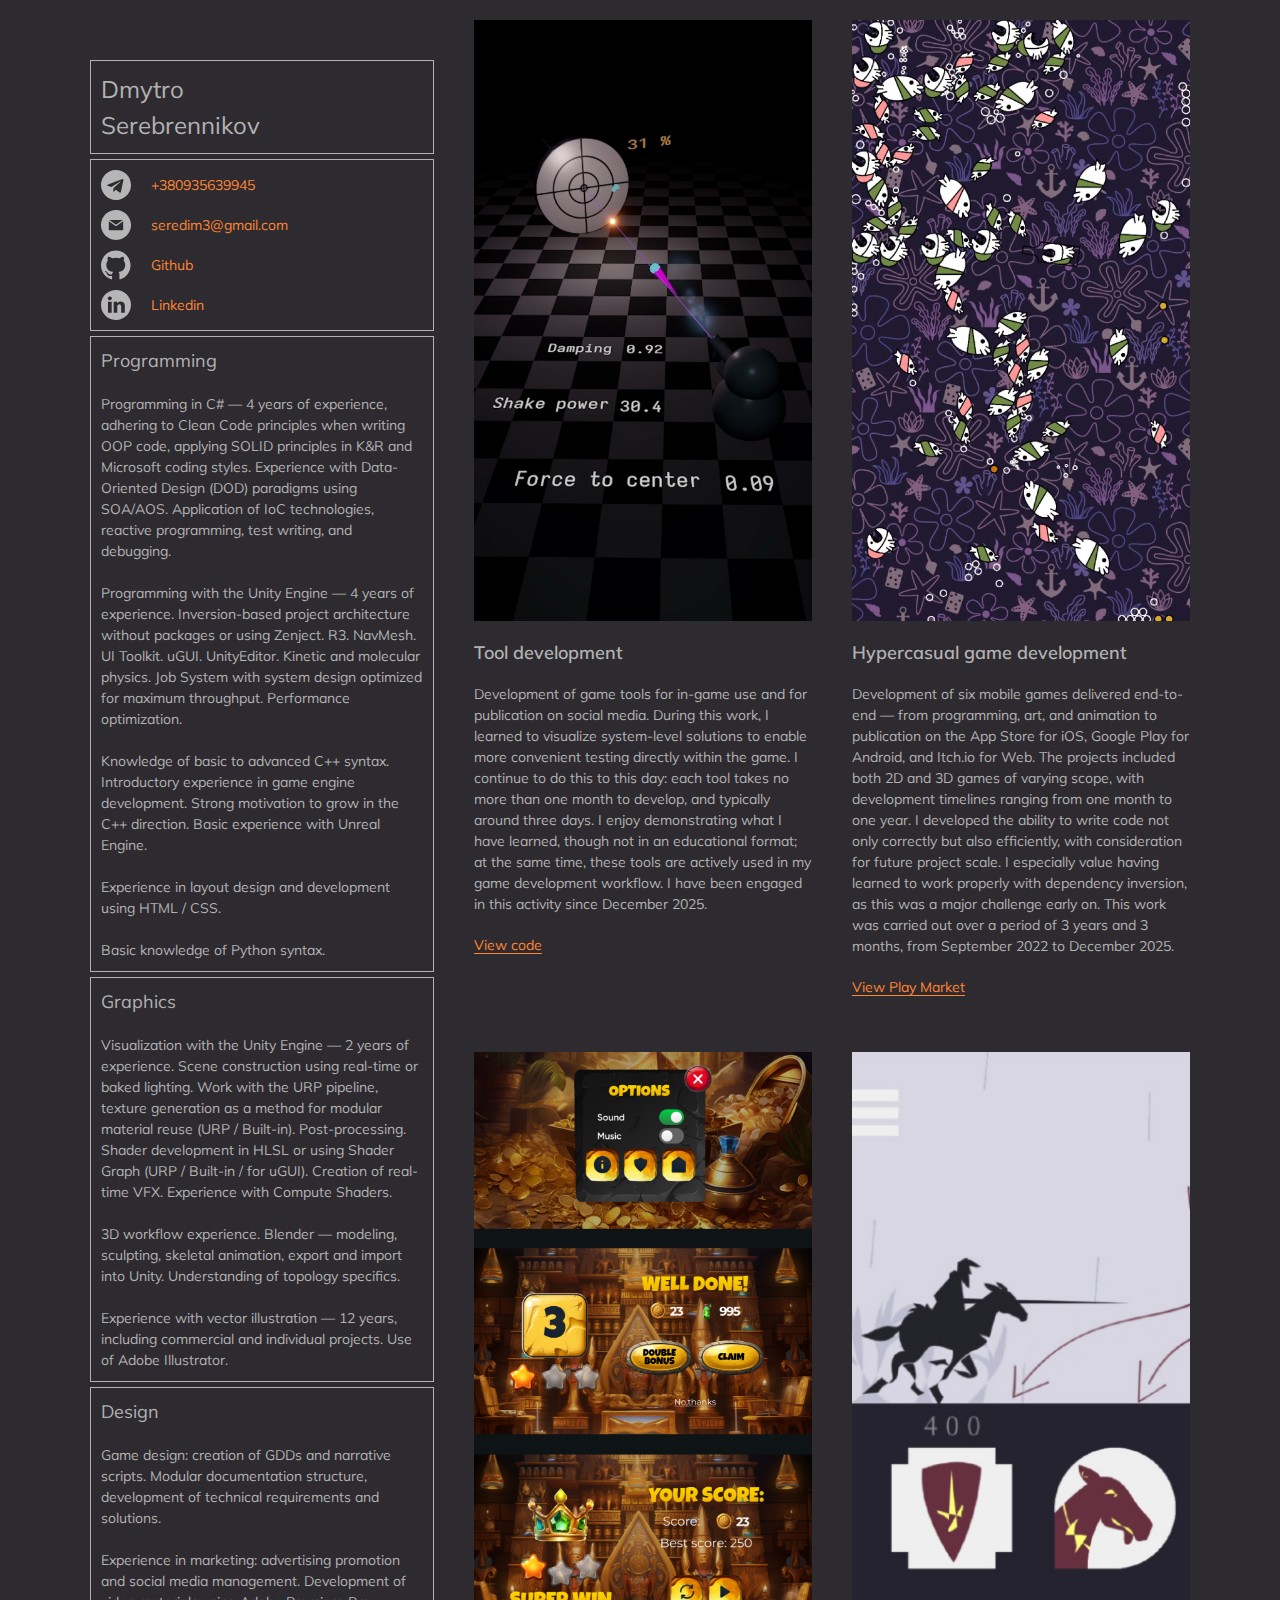
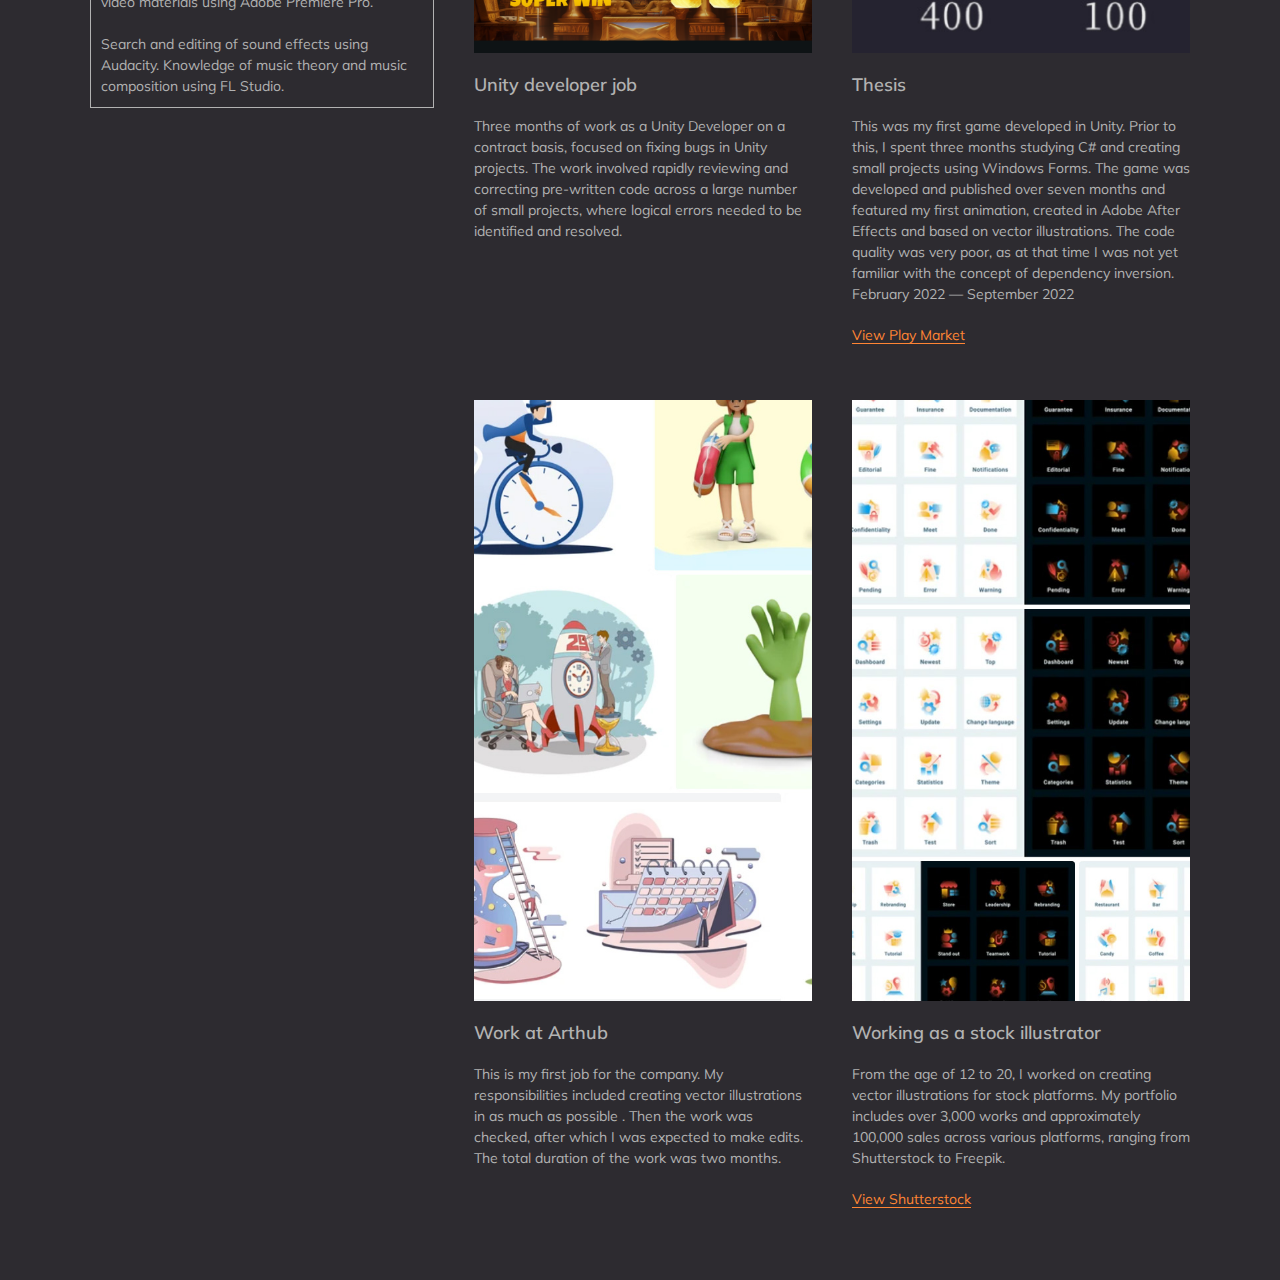
<file: index.html>
<!doctype html>
<html lang="en">

<head>
    <meta charset="utf-8">
    <meta name="viewport" content="width=device-width, initial-scale=1">
    <title>Dmytro Serebrennikov</title>
    <link rel="stylesheet" href="style.css">
    <link rel="preconnect" href="https://fonts.googleapis.com">
    <link rel="preconnect" href="https://fonts.gstatic.com" crossorigin>
    <link href="https://fonts.googleapis.com/css2?family=Mulish:wght@200..1000&display=swap" rel="stylesheet">
</head>

<body>
    <main class="layout">
        <div class="space space-left"></div>
        <div class="page">
            <aside class="sidebar">
                <section class="name-card">
                    <h1 class="name">Dmytro<br>Serebrennikov</h1>
                </section>

                <section class="contacts-card">

                    <ul class="contacts-list">

                        <li class="contact-item">
                            <a class="contact-link" href="https://t.me/dima_serebrennikov">
                                <span class="contact-icon" aria-hidden="true">
                                    <svg class="icon" viewBox="0 0 1080 1080" xmlns="http://www.w3.org/2000/svg">
                                        <path
                                            d="M512.2.6c337.93-14.18,606.63,272.53,563.18,609.79-31.73,246.26-232.09,441.38-479.2,466.62C252.44,1112.13-34.48,822.39,3.36,478.93,31.93,219.6,250.39,11.58,512.2.6ZM440.93,786.81c5.94-.04,11.74-1.63,16.79-4.65l75.18-71.2,136.1,100.03c24.61,13.95,42.34,2.8,47.5-23.43,29.73-144.09,62.55-287.63,90.51-432.02-.61-19.05-10.62-32.58-31.05-30.29-180.46,67.9-360.5,137.63-540.03,208.05-19.25,10.83-23.15,25.27-.76,35.6l139.78,43.34,315.08-197.74c4.72-2.26,16.96-2.78,13.48,5.21l-253.16,229.52-9.41,137.58Z" />
                                    </svg>
                                    </svg>
                                </span>
                                +380935639945</a>
                        </li>


                        <li class="contact-item">
                            <div class="contact-link">
                                <span class="contact-icon" aria-hidden="true">
                                    <svg class="icon" viewBox="0 0 1080 1080" xmlns="http://www.w3.org/2000/svg">
                                        <path
                                            d="M508.96.98c426.48-25.2,713.57,438.39,498.62,809.97-204.31,353.19-714.36,360.06-928.01,12.24C-134.41,474.86,103.81,24.93,508.96.98ZM305.83,361.78l-.98,5.33,226.23,159.14h17.62l226.23-159.14c3.97-1.48-.01-5.33-.98-5.33h-468.12ZM798.99,405.32l-230.08,162.92c-17.99,10.55-40.04,10.46-58.06.03l-230.05-162.95v297.2c0,8.02,15.4,24.67,24.35,25.73l464.5,1.54c9.17,1.43,29.34-18.41,29.34-25.09v-299.38Z" />
                                    </svg>
                                    </svg>
                                </span>
                                <span class="contact-link-text">seredim3@gmail.com</span>
                            </div>
                        </li>

                        <li class="contact-item">
                            <a class="contact-link" href="https://github.com/DimaSerebrennikov">
                                <span class="contact-icon" aria-hidden="true">
                                    <svg class="icon" viewBox="0 -0.5 25 25" xmlns="http://www.w3.org/2000/svg">
                                        <path
                                            d="m12.301 0h.093c2.242 0 4.34.613 6.137 1.68l-.055-.031c1.871 1.094 3.386 2.609 4.449 4.422l.031.058c1.04 1.769 1.654 3.896 1.654 6.166 0 5.406-3.483 10-8.327 11.658l-.087.026c-.063.02-.135.031-.209.031-.162 0-.312-.054-.433-.144l.002.001c-.128-.115-.208-.281-.208-.466 0-.005 0-.01 0-.014v.001q0-.048.008-1.226t.008-2.154c.007-.075.011-.161.011-.249 0-.792-.323-1.508-.844-2.025.618-.061 1.176-.163 1.718-.305l-.076.017c.573-.16 1.073-.373 1.537-.642l-.031.017c.508-.28.938-.636 1.292-1.058l.006-.007c.372-.476.663-1.036.84-1.645l.009-.035c.209-.683.329-1.468.329-2.281 0-.045 0-.091-.001-.136v.007c0-.022.001-.047.001-.072 0-1.248-.482-2.383-1.269-3.23l.003.003c.168-.44.265-.948.265-1.479 0-.649-.145-1.263-.404-1.814l.011.026c-.115-.022-.246-.035-.381-.035-.334 0-.649.078-.929.216l.012-.005c-.568.21-1.054.448-1.512.726l.038-.022-.609.384c-.922-.264-1.981-.416-3.075-.416s-2.153.152-3.157.436l.081-.02q-.256-.176-.681-.433c-.373-.214-.814-.421-1.272-.595l-.066-.022c-.293-.154-.64-.244-1.009-.244-.124 0-.246.01-.364.03l.013-.002c-.248.524-.393 1.139-.393 1.788 0 .531.097 1.04.275 1.509l-.01-.029c-.785.844-1.266 1.979-1.266 3.227 0 .025 0 .051.001.076v-.004c-.001.039-.001.084-.001.13 0 .809.12 1.591.344 2.327l-.015-.057c.189.643.476 1.202.85 1.693l-.009-.013c.354.435.782.793 1.267 1.062l.022.011c.432.252.933.465 1.46.614l.046.011c.466.125 1.024.227 1.595.284l.046.004c-.431.428-.718 1-.784 1.638l-.001.012c-.207.101-.448.183-.699.236l-.021.004c-.256.051-.549.08-.85.08-.022 0-.044 0-.066 0h.003c-.394-.008-.756-.136-1.055-.348l.006.004c-.371-.259-.671-.595-.881-.986l-.007-.015c-.198-.336-.459-.614-.768-.827l-.009-.006c-.225-.169-.49-.301-.776-.38l-.016-.004-.32-.048c-.023-.002-.05-.003-.077-.003-.14 0-.273.028-.394.077l.007-.003q-.128.072-.08.184c.039.086.087.16.145.225l-.001-.001c.061.072.13.135.205.19l.003.002.112.08c.283.148.516.354.693.603l.004.006c.191.237.359.505.494.792l.01.024.16.368c.135.402.38.738.7.981l.005.004c.3.234.662.402 1.057.478l.016.002c.33.064.714.104 1.106.112h.007c.045.002.097.002.15.002.261 0 .517-.021.767-.062l-.027.004.368-.064q0 .609.008 1.418t.008.873v.014c0 .185-.08.351-.208.466h-.001c-.119.089-.268.143-.431.143-.075 0-.147-.011-.214-.032l.005.001c-4.929-1.689-8.409-6.283-8.409-11.69 0-2.268.612-4.393 1.681-6.219l-.032.058c1.094-1.871 2.609-3.386 4.422-4.449l.058-.031c1.739-1.034 3.835-1.645 6.073-1.645h.098-.005zm-7.64 17.666q.048-.112-.112-.192-.16-.048-.208.032-.048.112.112.192.144.096.208-.032zm.497.545q.112-.08-.032-.256-.16-.144-.256-.048-.112.08.032.256.159.157.256.047zm.48.72q.144-.112 0-.304-.128-.208-.272-.096-.144.08 0 .288t.272.112zm.672.673q.128-.128-.064-.304-.192-.192-.32-.048-.144.128.064.304.192.192.32.044zm.913.4q.048-.176-.208-.256-.24-.064-.304.112t.208.24q.24.097.304-.096zm1.009.08q0-.208-.272-.176-.256 0-.256.176 0 .208.272.176.256.001.256-.175zm.929-.16q-.032-.176-.288-.144-.256.048-.224.24t.288.128.225-.224z" />
                                    </svg>
                                    </svg>
                                </span>
                                Github</a>
                        </li>

                        <li class="contact-item">
                            <a class="contact-link" href="https://www.linkedin.com/in/dmytro-serebrennikov-74784a3a7/">
                                <span class="contact-icon" aria-hidden="true">
                                    <svg class="icon" viewBox="0 0 1080 1080" xmlns="http://www.w3.org/2000/svg">
                                        <path
                                            d="M.5,506.2C27.39,46.47,594.22-170.26,921.81,157.28c328.62,328.57,112.15,895.82-347.73,922.72h-67.48c-12.15-3.25-26.03-2.84-38.71-4.52-238.12-31.58-431.71-224.51-462.87-463.05-1.66-12.68-1.28-26.57-4.52-38.73.96-22.32-1.3-45.25,0-67.51ZM305.81,230.43c-83.59,9.97-81.59,131.12,5.77,136.5,109.18,6.72,106.52-149.89-5.77-136.5ZM856.66,816.3v-260.53c0-12.47-10.12-46.11-15.26-58.57-29.81-72.17-110.26-102.1-183.01-78.6-32.08,10.36-50.85,30.95-71.65,55.95v-54.85h-130.74v396.6h130.74v-224.67c0-50.77,48.03-90.49,97.59-72.31,23.36,8.57,41.59,39.82,41.59,63.87v233.11h130.74ZM384.3,816.3v-393.43l-3.16-3.16h-126.53l-3.16,3.16v393.43h132.85Z" />
                                    </svg>
                                    </svg>
                                </span>
                                Linkedin</a>
                        </li>

                    </ul>

                </section>

                <section class="sidebar-text">
                    <div class="sidebar-block">
                        <h3 class="sidebar-title">Programming</h3>
                        <p>
                            Programming in C# — 4 years of experience, adhering to Clean Code principles when writing
                            OOP code, applying SOLID principles in K&R and Microsoft coding styles. Experience with
                            Data-Oriented Design (DOD) paradigms using SOA/AOS. Application of IoC technologies,
                            reactive programming, test writing, and debugging.

                            <br><br>

                            Programming with the Unity Engine — 4 years of experience. Inversion-based project
                            architecture without packages or using Zenject. R3. NavMesh. UI Toolkit. uGUI. UnityEditor.
                            Kinetic and molecular physics. Job System with system design optimized for maximum
                            throughput. Performance optimization.

                            <br><br>

                            Knowledge of basic to advanced C++ syntax. Introductory experience in game engine
                            development. Strong motivation to grow in the C++ direction. Basic experience with Unreal
                            Engine.

                            <br><br>

                            Experience in layout design and development using HTML / CSS.

                            <br><br>

                            Basic knowledge of Python syntax.
                        </p>
                    </div>

                    <div class="sidebar-block">
                        <h3 class="sidebar-title">Graphics</h3>
                        <p>
                            Visualization with the Unity Engine — 2 years of experience. Scene construction using
                            real-time or baked lighting. Work with the URP pipeline, texture generation as a method for
                            modular material reuse (URP / Built-in). Post-processing. Shader development in HLSL or
                            using Shader Graph (URP / Built-in / for uGUI). Creation of real-time VFX. Experience with
                            Compute Shaders.

                            <br><br>

                            3D workflow experience. Blender — modeling, sculpting, skeletal animation, export and import
                            into Unity. Understanding of topology specifics.

                            <br><br>

                            Experience with vector illustration — 12 years, including commercial and individual
                            projects. Use of Adobe Illustrator.
                        </p>
                    </div>

                    <div class="sidebar-block">
                        <h3 class="sidebar-title">Design</h3>
                        <p>
                            Game design: creation of GDDs and narrative scripts. Modular documentation structure,
                            development of technical requirements and solutions.

                            <br><br>

                            Experience in marketing: advertising promotion and social media management. Development of
                            video materials using Adobe Premiere Pro.

                            <br><br>

                            Search and editing of sound effects using Audacity. Knowledge of music theory and music
                            composition using FL Studio.
                        </p>
                    </div>
                </section>
            </aside>

            <section class="content">
                <div class="cards">
                    <article class="card">
                        <div class="thumb">
                            <img src="Tool development screenshot.jpg" alt="Tool development preview">
                        </div>
                        <h2 class="card-title">Tool development</h2>
                        <p class="card-text">
                            Development of game tools for in-game use and for publication on social media. During this
                            work, I learned to visualize system-level solutions to enable more convenient testing
                            directly within the game. I continue to do this to this day: each tool takes no more than
                            one month to develop, and typically around three days. I enjoy demonstrating what I have
                            learned, though not in an educational format; at the same time, these tools are actively
                            used in my game development workflow. I have been engaged in this activity since December
                            2025.
                        </p>
                        <p class="card-links">
                            <a href="https://github.com/DimaSerebrennikov/shooting-tool" target="_blank">
                                View code
                            </a>
                        </p>
                    </article>

                    <article class="card">
                        <div class="thumb">
                            <img src="Hypercasual game.jpg" alt="Tool development preview">
                        </div>
                        <h2 class="card-title">Hypercasual game development</h2>
                        <p class="card-text">
                            Development of six mobile games delivered end-to-end — from programming, art, and animation
                            to publication on the App Store for iOS, Google Play for Android, and Itch.io for Web. The
                            projects included both 2D and 3D games of varying scope, with development timelines ranging
                            from one month to one year. I developed the ability to write code not only correctly but
                            also efficiently, with consideration for future project scale. I especially value having
                            learned to work properly with dependency inversion, as this was a major challenge early on.
                            This work was carried out over a period of 3 years and 3 months, from September 2022 to December
                            2025.
                        </p>
                        <p class="card-links">
                            <a href="https://play.google.com/store/apps/dev?id=5035107287525947877" target="_blank">
                                View Play Market
                            </a>
                        </p>
                    </article>

                    <article class="card">
                        <div class="thumb">
                            <img src="276.png" alt="Tool development preview">
                        </div>
                        <h2 class="card-title">Unity developer job</h2>
                        <p class="card-text">
                            Three months of work as a Unity Developer on a contract basis, focused on fixing bugs in
                            Unity projects. The work involved rapidly reviewing and correcting pre-written code across a
                            large number of small projects, where logical errors needed to be identified and resolved.
                        </p>
                    </article>

                    <article class="card">
                        <div class="thumb">
                            <img src="Medieval after summer.jpg" alt="Tool development preview">
                        </div>
                        <h2 class="card-title">Thesis</h2>
                        <p class="card-text">This was my first game developed in Unity. Prior to this, I spent three months 
                            studying C# and creating small projects using Windows Forms. The game was developed and published 
                            over seven months and featured my first animation, created in Adobe After Effects and based on vector 
                            illustrations. The code quality was very poor, as at that time I was not yet familiar with 
                            the concept of dependency inversion. February 2022 — September 2022</p>
                        <p class="card-links">
                            <a href="https://play.google.com/store/apps/details?id=com.SereDim.MedievalaftersummerFREE"
                                target="_blank">
                                View Play Market
                            </a>
                        </p>
                    </article>

                    <article class="card">
                        <div class="thumb">
                            <img src="arthub.jpg" alt="Tool development preview">
                        </div>
                        <h2 class="card-title">Work at Arthub</h2>
                        <p class="card-text">
                            This is my first job for the company. My responsibilities included creating vector
                            illustrations
                            in as much as possible
                            . Then the work was checked, after which I was expected to make edits.
                            The total duration of the work was two months.
                        </p>
                    </article>

                    <article class="card">
                        <div class="thumb">
                            <img src="My illustrations.jpg" alt="Tool development preview">
                        </div>
                        <h2 class="card-title">Working as a stock illustrator</h2>
                        <p class="card-text">
                            From the age of 12 to 20, I worked on creating vector illustrations for stock platforms. My
                            portfolio includes over 3,000 works and approximately 100,000 sales across various
                            platforms, ranging from Shutterstock to Freepik.
                        </p>
                        <p class="card-links">
                            <a href="https://www.shutterstock.com/ru/g/Denys+Serebrennikov" target="_blank">
                                View Shutterstock
                            </a>
                        </p>
                    </article>
                </div>
            </section>
        </div>
        <div class="space space-right"></div>
    </main>
</body>

</html>
</file>
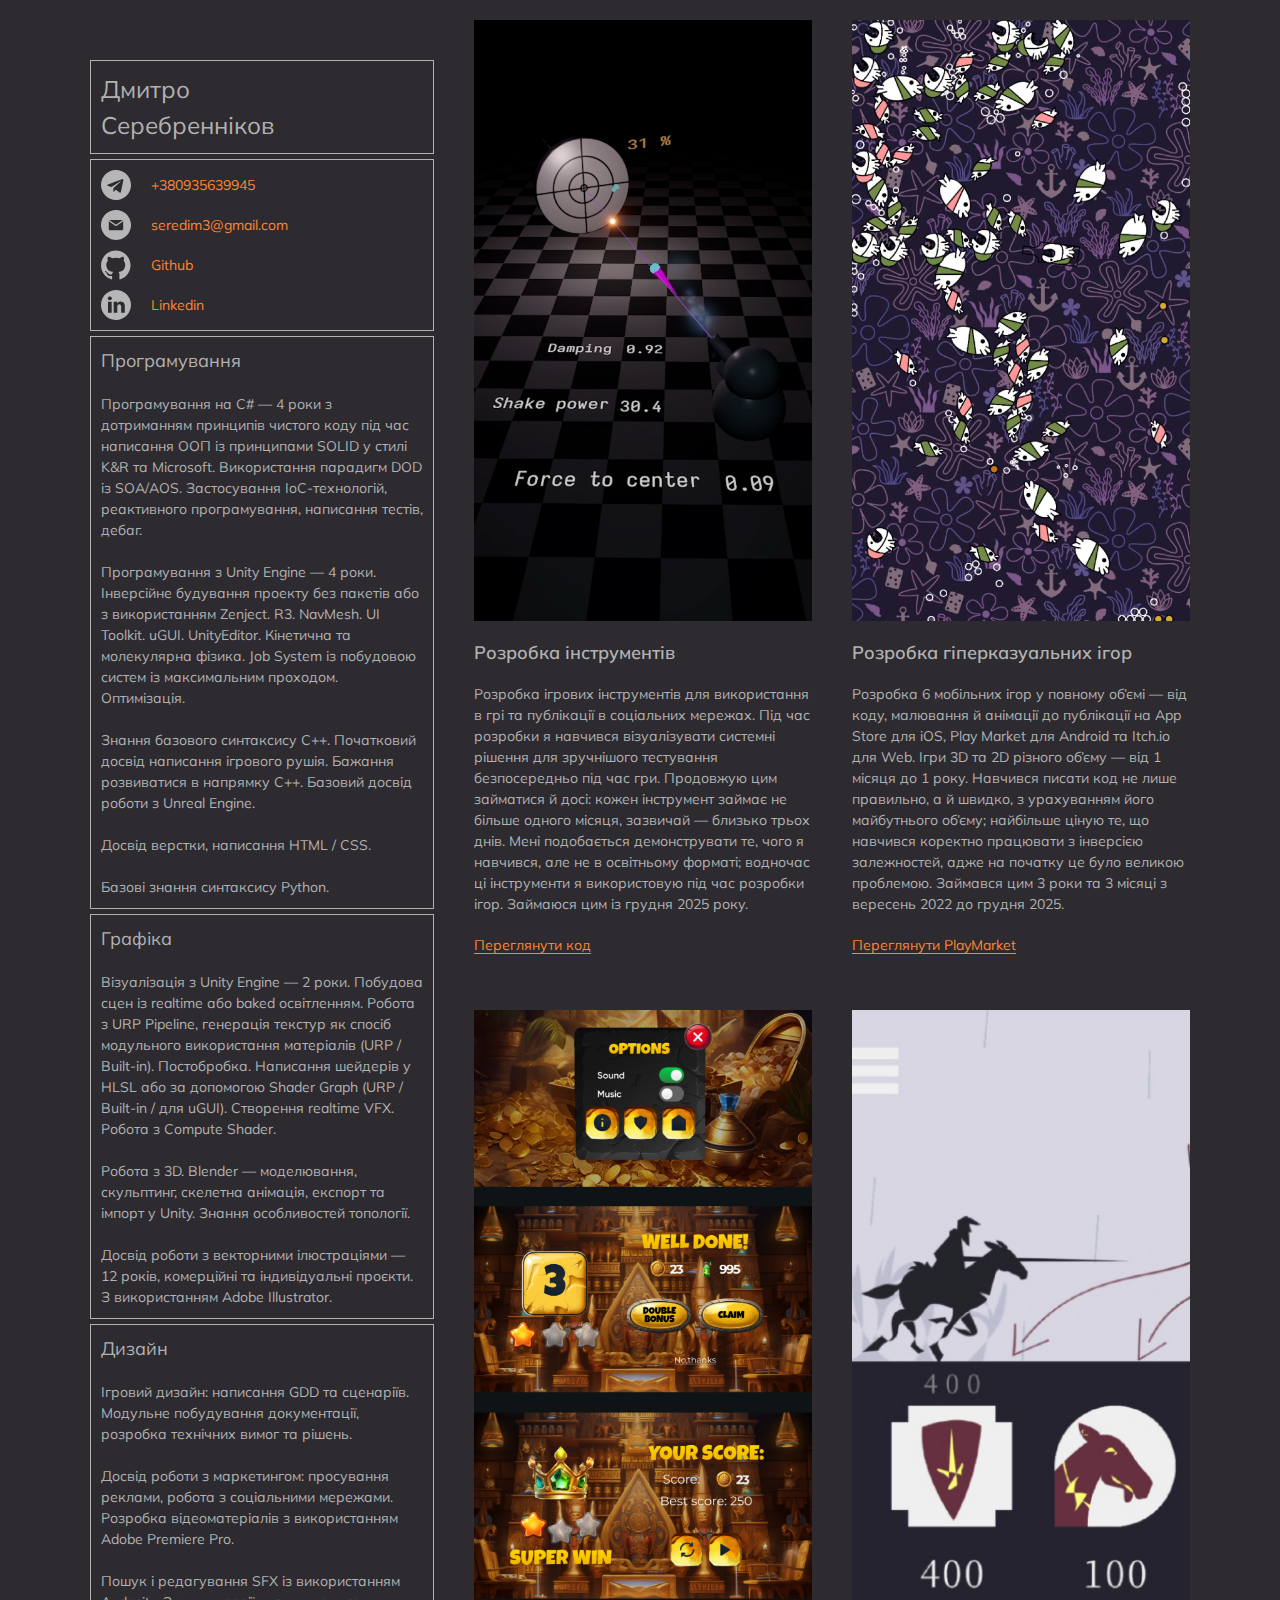
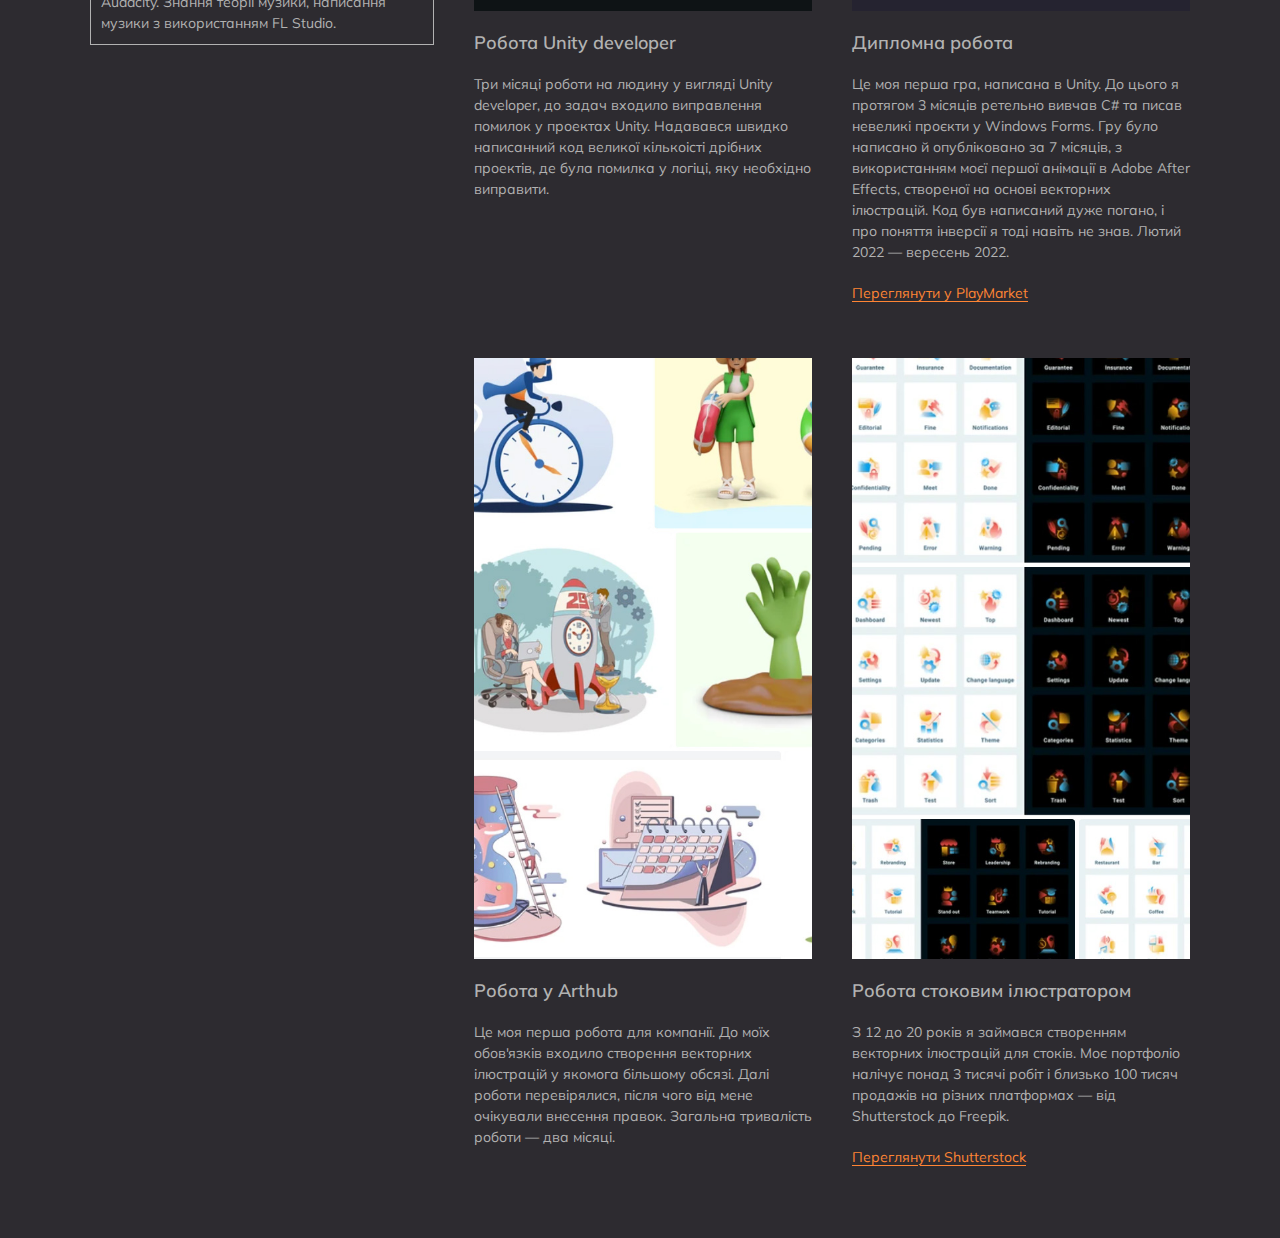
<file: ua/index.html>
<!doctype html>
<html lang="uk">
<head>
    <meta charset="utf-8">
    <meta name="viewport" content="width=device-width, initial-scale=1">
    <title>Дмитро Серебренніков</title>
    <link rel="stylesheet" href="/style.css">
    <link rel="preconnect" href="https://fonts.googleapis.com">
    <link rel="preconnect" href="https://fonts.gstatic.com" crossorigin>
    <link href="https://fonts.googleapis.com/css2?family=Mulish:wght@200..1000&display=swap" rel="stylesheet">
</head>

<body>
    <main class="layout">
        <div class="space space-left"></div>
        <div class="page">
            <aside class="sidebar">
                <section class="name-card">
                    <h1 class="name">Дмитро<br>Серебренніков</h1>
                </section>

                <section class="contacts-card">

                    <ul class="contacts-list">

                        <li class="contact-item">
                            <a class="contact-link" href="https://t.me/dima_serebrennikov">
                                <span class="contact-icon" aria-hidden="true">
                                    <svg class="icon" viewBox="0 0 1080 1080" xmlns="http://www.w3.org/2000/svg">
                                        <path
                                            d="M512.2.6c337.93-14.18,606.63,272.53,563.18,609.79-31.73,246.26-232.09,441.38-479.2,466.62C252.44,1112.13-34.48,822.39,3.36,478.93,31.93,219.6,250.39,11.58,512.2.6ZM440.93,786.81c5.94-.04,11.74-1.63,16.79-4.65l75.18-71.2,136.1,100.03c24.61,13.95,42.34,2.8,47.5-23.43,29.73-144.09,62.55-287.63,90.51-432.02-.61-19.05-10.62-32.58-31.05-30.29-180.46,67.9-360.5,137.63-540.03,208.05-19.25,10.83-23.15,25.27-.76,35.6l139.78,43.34,315.08-197.74c4.72-2.26,16.96-2.78,13.48,5.21l-253.16,229.52-9.41,137.58Z" />
                                    </svg>
                                    </svg>
                                </span>
                                +380935639945</a>
                        </li>


                        <li class="contact-item">
                            <div class="contact-link">
                                <span class="contact-icon" aria-hidden="true">
                                    <svg class="icon" viewBox="0 0 1080 1080" xmlns="http://www.w3.org/2000/svg">
                                        <path
                                            d="M508.96.98c426.48-25.2,713.57,438.39,498.62,809.97-204.31,353.19-714.36,360.06-928.01,12.24C-134.41,474.86,103.81,24.93,508.96.98ZM305.83,361.78l-.98,5.33,226.23,159.14h17.62l226.23-159.14c3.97-1.48-.01-5.33-.98-5.33h-468.12ZM798.99,405.32l-230.08,162.92c-17.99,10.55-40.04,10.46-58.06.03l-230.05-162.95v297.2c0,8.02,15.4,24.67,24.35,25.73l464.5,1.54c9.17,1.43,29.34-18.41,29.34-25.09v-299.38Z" />
                                    </svg>
                                    </svg>
                                </span>
                                <span class="contact-link-text">seredim3@gmail.com</span>
                            </div>
                        </li>

                        <li class="contact-item">
                            <a class="contact-link" href="https://github.com/DimaSerebrennikov">
                                <span class="contact-icon" aria-hidden="true">
                                    <svg class="icon" viewBox="0 -0.5 25 25" xmlns="http://www.w3.org/2000/svg">
                                        <path
                                            d="m12.301 0h.093c2.242 0 4.34.613 6.137 1.68l-.055-.031c1.871 1.094 3.386 2.609 4.449 4.422l.031.058c1.04 1.769 1.654 3.896 1.654 6.166 0 5.406-3.483 10-8.327 11.658l-.087.026c-.063.02-.135.031-.209.031-.162 0-.312-.054-.433-.144l.002.001c-.128-.115-.208-.281-.208-.466 0-.005 0-.01 0-.014v.001q0-.048.008-1.226t.008-2.154c.007-.075.011-.161.011-.249 0-.792-.323-1.508-.844-2.025.618-.061 1.176-.163 1.718-.305l-.076.017c.573-.16 1.073-.373 1.537-.642l-.031.017c.508-.28.938-.636 1.292-1.058l.006-.007c.372-.476.663-1.036.84-1.645l.009-.035c.209-.683.329-1.468.329-2.281 0-.045 0-.091-.001-.136v.007c0-.022.001-.047.001-.072 0-1.248-.482-2.383-1.269-3.23l.003.003c.168-.44.265-.948.265-1.479 0-.649-.145-1.263-.404-1.814l.011.026c-.115-.022-.246-.035-.381-.035-.334 0-.649.078-.929.216l.012-.005c-.568.21-1.054.448-1.512.726l.038-.022-.609.384c-.922-.264-1.981-.416-3.075-.416s-2.153.152-3.157.436l.081-.02q-.256-.176-.681-.433c-.373-.214-.814-.421-1.272-.595l-.066-.022c-.293-.154-.64-.244-1.009-.244-.124 0-.246.01-.364.03l.013-.002c-.248.524-.393 1.139-.393 1.788 0 .531.097 1.04.275 1.509l-.01-.029c-.785.844-1.266 1.979-1.266 3.227 0 .025 0 .051.001.076v-.004c-.001.039-.001.084-.001.13 0 .809.12 1.591.344 2.327l-.015-.057c.189.643.476 1.202.85 1.693l-.009-.013c.354.435.782.793 1.267 1.062l.022.011c.432.252.933.465 1.46.614l.046.011c.466.125 1.024.227 1.595.284l.046.004c-.431.428-.718 1-.784 1.638l-.001.012c-.207.101-.448.183-.699.236l-.021.004c-.256.051-.549.08-.85.08-.022 0-.044 0-.066 0h.003c-.394-.008-.756-.136-1.055-.348l.006.004c-.371-.259-.671-.595-.881-.986l-.007-.015c-.198-.336-.459-.614-.768-.827l-.009-.006c-.225-.169-.49-.301-.776-.38l-.016-.004-.32-.048c-.023-.002-.05-.003-.077-.003-.14 0-.273.028-.394.077l.007-.003q-.128.072-.08.184c.039.086.087.16.145.225l-.001-.001c.061.072.13.135.205.19l.003.002.112.08c.283.148.516.354.693.603l.004.006c.191.237.359.505.494.792l.01.024.16.368c.135.402.38.738.7.981l.005.004c.3.234.662.402 1.057.478l.016.002c.33.064.714.104 1.106.112h.007c.045.002.097.002.15.002.261 0 .517-.021.767-.062l-.027.004.368-.064q0 .609.008 1.418t.008.873v.014c0 .185-.08.351-.208.466h-.001c-.119.089-.268.143-.431.143-.075 0-.147-.011-.214-.032l.005.001c-4.929-1.689-8.409-6.283-8.409-11.69 0-2.268.612-4.393 1.681-6.219l-.032.058c1.094-1.871 2.609-3.386 4.422-4.449l.058-.031c1.739-1.034 3.835-1.645 6.073-1.645h.098-.005zm-7.64 17.666q.048-.112-.112-.192-.16-.048-.208.032-.048.112.112.192.144.096.208-.032zm.497.545q.112-.08-.032-.256-.16-.144-.256-.048-.112.08.032.256.159.157.256.047zm.48.72q.144-.112 0-.304-.128-.208-.272-.096-.144.08 0 .288t.272.112zm.672.673q.128-.128-.064-.304-.192-.192-.32-.048-.144.128.064.304.192.192.32.044zm.913.4q.048-.176-.208-.256-.24-.064-.304.112t.208.24q.24.097.304-.096zm1.009.08q0-.208-.272-.176-.256 0-.256.176 0 .208.272.176.256.001.256-.175zm.929-.16q-.032-.176-.288-.144-.256.048-.224.24t.288.128.225-.224z" />
                                    </svg>
                                    </svg>
                                </span>
                                Github</a>
                        </li>

                        <li class="contact-item">
                            <a class="contact-link" href="https://www.linkedin.com/in/dmytro-serebrennikov-74784a3a7/">
                                <span class="contact-icon" aria-hidden="true">
                                    <svg class="icon" viewBox="0 0 1080 1080" xmlns="http://www.w3.org/2000/svg">
                                        <path
                                            d="M.5,506.2C27.39,46.47,594.22-170.26,921.81,157.28c328.62,328.57,112.15,895.82-347.73,922.72h-67.48c-12.15-3.25-26.03-2.84-38.71-4.52-238.12-31.58-431.71-224.51-462.87-463.05-1.66-12.68-1.28-26.57-4.52-38.73.96-22.32-1.3-45.25,0-67.51ZM305.81,230.43c-83.59,9.97-81.59,131.12,5.77,136.5,109.18,6.72,106.52-149.89-5.77-136.5ZM856.66,816.3v-260.53c0-12.47-10.12-46.11-15.26-58.57-29.81-72.17-110.26-102.1-183.01-78.6-32.08,10.36-50.85,30.95-71.65,55.95v-54.85h-130.74v396.6h130.74v-224.67c0-50.77,48.03-90.49,97.59-72.31,23.36,8.57,41.59,39.82,41.59,63.87v233.11h130.74ZM384.3,816.3v-393.43l-3.16-3.16h-126.53l-3.16,3.16v393.43h132.85Z" />
                                    </svg>
                                    </svg>
                                </span>
                                Linkedin</a>
                        </li>

                    </ul>

                </section>

                <section class="sidebar-text">
                    <div class="sidebar-block">
                        <h3 class="sidebar-title">Програмування</h3>
                        <p>
                            Програмування на C# — 4 роки з дотриманням принципів чистого коду під час написання ООП із
                            принципами SOLID у стилі K&R та Microsoft. Використання парадигм DOD із SOA/AOS.
                            Застосування IoC-технологій, реактивного програмування, написання тестів, дебаг.
                            <br><br>
                            Програмування з Unity Engine — 4 роки. Інверсійне будування проекту без пакетів або з
                            використанням Zenject. R3. NavMesh. UI Toolkit. uGUI. UnityEditor. Кінетична та молекулярна
                            фізика. Job System із побудовою систем із максимальним проходом. Оптимізація.
                            <br><br>
                            Знання базового синтаксису C++. Початковий досвід написання ігрового рушія.
                            Бажання розвиватися в напрямку C++. Базовий досвід роботи з Unreal Engine.
                            <br><br>
                            Досвід верстки, написання HTML / CSS.
                            <br><br>
                            Базові знання синтаксису Python.
                        </p>
                    </div>

                    <div class="sidebar-block">
                        <h3 class="sidebar-title">Графіка</h3>
                        <p>
                            Візуалізація з Unity Engine — 2 роки. Побудова сцен із realtime або baked освітленням.
                            Робота з URP Pipeline, генерація текстур як спосіб модульного використання матеріалів (URP /
                            Built-in). Постобробка. Написання шейдерів у HLSL або за допомогою Shader Graph (URP /
                            Built-in / для uGUI). Створення realtime VFX. Робота з Compute Shader.
                            <br><br>
                            Робота з 3D. Blender — моделювання, скульптинг, скелетна анімація, експорт та імпорт у
                            Unity. Знання особливостей топології.
                            <br><br>
                            Досвід роботи з векторними ілюстраціями — 12 років, комерційні та індивідуальні проєкти.
                            З використанням Adobe Illustrator.
                        </p>
                    </div>

                    <div class="sidebar-block">
                        <h3 class="sidebar-title">Дизайн</h3>
                        <p>
                            Ігровий дизайн: написання GDD та сценаріїв. Модульне побудування документації, розробка
                            технічних вимог та рішень.
                            <br><br>
                            Досвід роботи з маркетингом: просування реклами, робота з соціальними мережами. Розробка
                            відеоматеріалів з використанням Adobe Premiere Pro.
                            <br><br>
                            Пошук і редагування SFX із використанням Audacity. Знання теорії музики, написання музики з
                            використанням FL Studio.
                        </p>
                    </div>
                </section>
            </aside>

            <section class="content">
                <div class="cards">
                    <article class="card">
                        <div class="thumb">
                            <img src="/Tool development screenshot.jpg" alt="Tool development preview">
                        </div>
                        <h2 class="card-title">Розробка інструментів</h2>
                        <p class="card-text">
                            Розробка ігрових інструментів для використання в грі та публікації в соціальних мережах. Під
                            час розробки я навчився візуалізувати системні рішення для зручнішого тестування
                            безпосередньо під час гри. Продовжую цим займатися й досі: кожен інструмент займає не більше
                            одного місяця, зазвичай — близько трьох днів. Мені подобається демонструвати те, чого я
                            навчився, але не в освітньому форматі; водночас ці інструменти я використовую під час
                            розробки ігор. Займаюся цим із грудня 2025 року.
                        </p>
                        <p class="card-links">
                            <a href="https://github.com/DimaSerebrennikov/shooting-tool" target="_blank">
                                Переглянути код
                            </a>
                        </p>
                    </article>

                    <article class="card">
                        <div class="thumb">
                            <img src="/Hypercasual game.jpg" alt="Tool development preview">
                        </div>
                        <h2 class="card-title">Розробка гіперказуальних ігор</h2>
                        <p class="card-text">
                            Розробка 6 мобільних ігор у повному об’ємі — від коду, малювання й анімації до публікації на
                            App Store для iOS, Play Market для Android та Itch.io для Web. Ігри 3D та 2D різного об’єму
                            — від 1 місяця до 1 року. Навчився писати код не лише правильно, а й швидко, з урахуванням
                            його майбутнього об’єму; найбільше ціную те, що навчився коректно працювати з інверсією
                            залежностей, адже на початку це було великою проблемою. Займався цим 3 роки та 3 місяці з
                            вересень 2022 до грудня 2025.
                        </p>
                        <p class="card-links">
                            <a href="https://play.google.com/store/apps/dev?id=5035107287525947877" target="_blank">
                                Переглянути PlayMarket
                            </a>
                        </p>
                    </article>

                    <article class="card">
                        <div class="thumb">
                            <img src="/276.png" alt="Tool development preview">
                        </div>
                        <h2 class="card-title">Робота Unity developer</h2>
                        <p class="card-text">
                            Три місяці роботи на людину у вигляді Unity developer, до задач входило виправлення помилок
                            у проектах Unity. Надавався швидко написанний код великої кількоісті дрібних проектів, де
                            була помилка у логіці, яку необхідно виправити.
                        </p>
                    </article>

                    <article class="card">
                        <div class="thumb">
                            <img src="/Medieval after summer.jpg" alt="Tool development preview">
                        </div>
                        <h2 class="card-title">Дипломна робота</h2>
                        <p class="card-text">Це моя перша гра, написана в Unity. До цього я протягом 3 місяців ретельно
                            вивчав C# та писав невеликі проєкти у Windows Forms. Гру було написано й опубліковано за 7 місяців, з використанням моєї першої анімації в Adobe After Effects, створеної на
                            основі векторних ілюстрацій. Код був написаний дуже погано, і про поняття інверсії я тоді
                            навіть не знав. Лютий 2022 — вересень 2022.</p>
                        <p class="card-links">
                            <a href="https://play.google.com/store/apps/details?id=com.SereDim.MedievalaftersummerFREE"
                                target="_blank">
                                Переглянути у PlayMarket
                            </a>
                        </p>
                    </article>

                    <article class="card">
                        <div class="thumb">
                            <img src="/arthub.jpg" alt="Tool development preview">
                        </div>
                        <h2 class="card-title">Робота у Arthub</h2>
                        <p class="card-text">
                            Це моя перша робота для компанії. До моїх обов'язків входило створення векторних ілюстрацій
                            у якомога
                            більшому обсязі. Далі роботи перевірялися, після чого від мене очікували внесення правок.
                            Загальна тривалість роботи — два місяці.
                        </p>
                    </article>

                    <article class="card">
                        <div class="thumb">
                            <img src="/My illustrations.jpg" alt="Tool development preview">
                        </div>
                        <h2 class="card-title">Робота стоковим ілюстратором</h2>
                        <p class="card-text">
                            З 12 до 20 років я займався створенням векторних ілюстрацій для стоків. Моє портфоліо
                            налічує понад 3 тисячі робіт і близько 100 тисяч продажів на різних платформах — від
                            Shutterstock до Freepik.
                        </p>
                        <p class="card-links">
                            <a href="https://www.shutterstock.com/ru/g/Denys+Serebrennikov" target="_blank">
                                Переглянути Shutterstock
                            </a>
                        </p>
                    </article>
                </div>
            </section>
        </div>
        <div class="space space-right"></div>
    </main>
</body>

</html>
</file>
<file: style.css>
:root {
    --bg: #2d2b30;
    --text: #b2b2b2;
    --border: #b2b2b2;
    --link: #ff8534;
    --link-hover: #ff2525;
    --icon: #cfcfcf;
}

.card-links {
    margin-top: 20px;
    font-size: 14px;
    line-height: 1.5;
}

.card-links a {
    color: var(--link);
    text-decoration: underline;
    text-decoration-thickness: 1px;
    text-underline-offset: 3px;
    transition: color 0.2s ease;
}

.card-links a:hover {
    color: var(--link-hover);
}

.space {
    flex-shrink: 0;
}

.space-left {
    width: 0%;
}

.space-right {
    width: 0%;
}

* {
    box-sizing: border-box;
}

html,
body {
    height: 100%;
}

body {
    margin: 0;
    font-family: "Mulish", sans-serif;
    color: var(--text);
    background: var(--bg);
}

.page {
    max-width: 1100px;
    margin: 0 auto;
    padding: 20px 0px 56px;

    display: flex;
    align-items: flex-start;
    gap: 0px;
}

.sidebar {
    display: grid;
    padding: 40px 40px 40px 0;
    gap: 5px;

    flex: 0 1 clamp(200px, 30vw, 400px);
    min-width: 0;
}

.name-card {
    border: 1px solid var(--border);
    padding: 10px 10px;
}

.name {
    margin: 0;
    font-size: 24px;
    line-height: 1.5;
    font-weight: 400;
}

.content {
    flex: 1;
    min-width: 0;
}

/* сайд текст */
/* сайд текст */
.sidebar-text {
    display: flex;
    flex-direction: column;

    /* как у sidebar: gap: 5px; */
    gap: 5px;

    font-size: 14px;
    line-height: 1.5;
    font-weight: 400;
}

/* каждый раздел = отдельный блок (как name-card / contacts-card) */
.sidebar-block {
    border: 1px solid var(--border);

    /* как у твоих карточек */
    padding: 10px 10px;

    margin: 0;
}

/* заголовки (под твой ритм) */
.sidebar-title {
    margin: 0 0 20px; /* не 8px, а 10px как у тебя */
    font-size: 18px;
    font-weight: 400;
}

/* если где-то останутся <p> — чтобы не ломало ритм */
.sidebar-block p {
    margin: 0;
}
/* */

.card {
    margin: 0;
}

.thumb {
    width: 100%;
    aspect-ratio: 9 / 16;
}

.card-title {
    margin: 20px 0 20px;
    font-size: 18px;
    font-weight: 600;
}

.card-text {
    margin: 0;
    font-size: 14px;
    line-height: 1.5;
    font-weight: 400;
    max-width: 100%;
}

.cards {
    display: grid;
    grid-template-columns: repeat(2, minmax(0, 1fr));
    gap: 40px;
}

.thumb img {
    width: 100%;
    height: 100%;
    object-fit: cover;
    /* самое важное */
    display: block;
}

/*
Links in contact information
*/
.contacts-card {
    border: 1px solid var(--border);
    padding: 10px 10px;
}

.contacts-list {
    margin: 0;
    padding: 0;
    list-style: none;

    display: grid;
    gap: 10px;
}

.contact-item {
    display: grid;
    align-items: center;
}

.contact-icon {
    width: 30px;
    height: 30px;
    display: grid;
    place-items: center;
}

.contact-icon .icon {
    width: 30px;
    height: 30px;
    display: block;

    color: var(--icon);
    fill: currentColor;
    opacity: 0.85;
}

.contact-item:hover .contact-icon .icon {
    color: var(--link);
    opacity: 1;
}

.contact-link {
    color: var(--link);
    text-decoration: none;
    display: flex;
    align-items: center;
    font-size: 14px;
    font-weight: 400;
    gap: 20px;

    min-width: 0; /* важно для flex, чтобы текст мог сжиматься */
}

.contact-link-text {
    min-width: 0;
    overflow-wrap: anywhere;  /* ломает длинные строки где угодно */
    word-break: break-word;   /* запасной вариант */
}





@media (max-width: 1000px) {
    .cards {
        grid-template-columns: repeat(2, minmax(0, 1fr));
    }
}

@media (max-width: 600px) {
    .cards {
        grid-template-columns: 1fr;
    }
}
</file>
